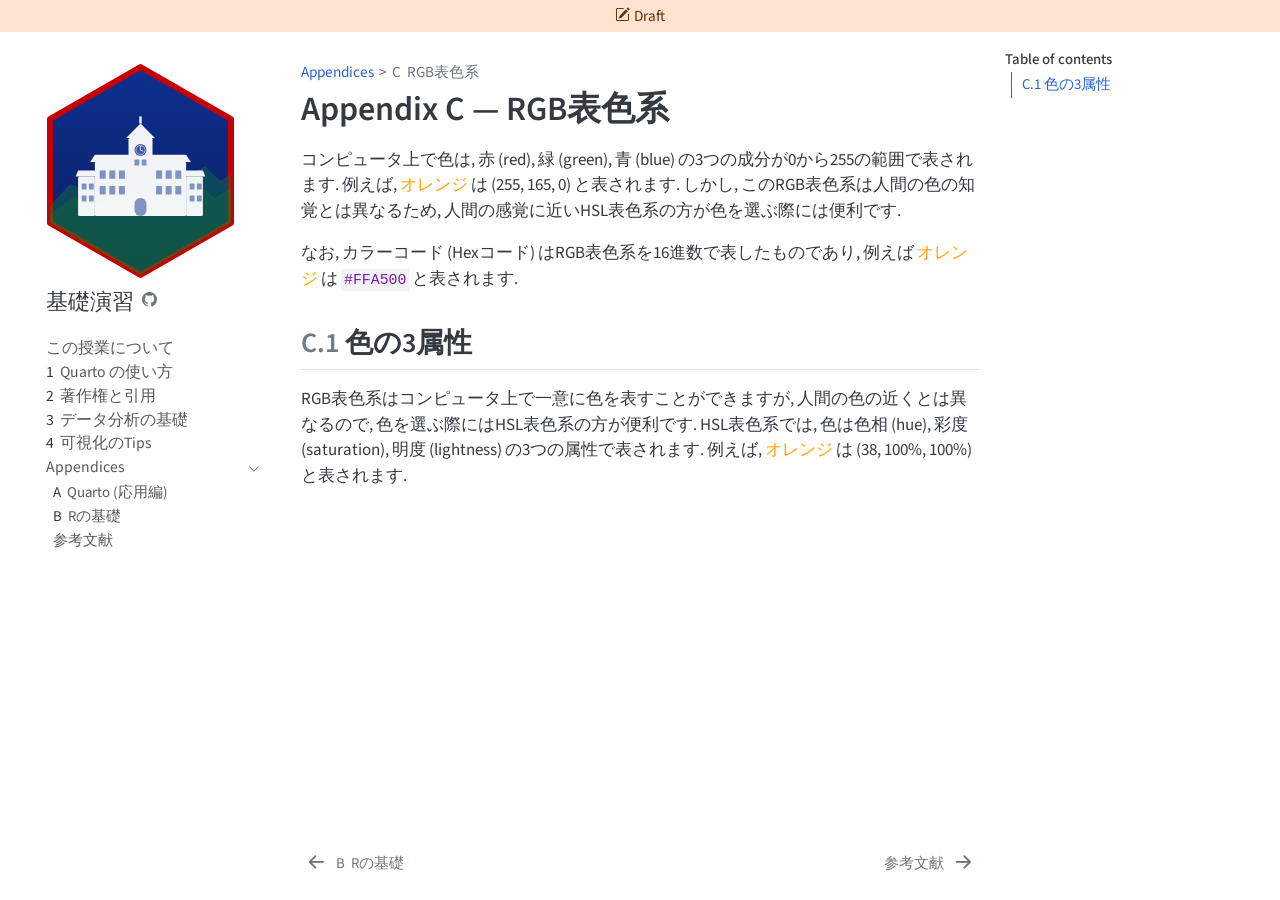
<file: 13-color.html>
<!DOCTYPE html>
<html xmlns="http://www.w3.org/1999/xhtml" lang="en" xml:lang="en"><head>

<meta charset="utf-8">
<meta name="generator" content="quarto-1.9.38">

<meta name="viewport" content="width=device-width, initial-scale=1.0, user-scalable=yes">


<title>Appendix C — RGB表色系 – 基礎演習</title>
<style>
/* Default styles provided by pandoc.
** See https://pandoc.org/MANUAL.html#variables-for-html for config info.
*/
code{white-space: pre-wrap;}
span.smallcaps{font-variant: small-caps;}
div.columns{display: flex; gap: min(4vw, 1.5em);}
div.column{flex: auto; overflow-x: auto;}
div.hanging-indent{margin-left: 1.5em; text-indent: -1.5em;}
ul.task-list{list-style: none;}
ul.task-list li input[type="checkbox"] {
  width: 0.8em;
  margin: 0 0.8em 0.2em -1em; /* quarto-specific, see https://github.com/quarto-dev/quarto-cli/issues/4556 */ 
  vertical-align: middle;
}
</style>


<script src="site_libs/quarto-nav/quarto-nav.js"></script>
<script src="site_libs/quarto-nav/headroom.min.js"></script>
<link href="./references.html" rel="next">
<link href="./12-rlang.html" rel="prev">
<link href="./static/img/logo.svg" rel="icon" type="image/svg+xml">
<script src="site_libs/clipboard/clipboard.min.js"></script>
<script src="site_libs/quarto-html/quarto.js" type="module"></script>
<script src="site_libs/quarto-html/tabsets/tabsets.js" type="module"></script>
<script src="site_libs/quarto-html/popper.min.js"></script>
<script src="site_libs/quarto-html/tippy.umd.min.js"></script>
<script src="site_libs/quarto-html/anchor.min.js"></script>
<link href="site_libs/quarto-html/tippy.css" rel="stylesheet">
<link href="site_libs/quarto-html/quarto-syntax-highlighting-15634bcf2e68342d4ad2dfa704d543f6.css" rel="stylesheet" id="quarto-text-highlighting-styles">
<script src="site_libs/bootstrap/bootstrap.min.js"></script>
<link href="site_libs/bootstrap/bootstrap-icons.css" rel="stylesheet">
<link href="site_libs/bootstrap/bootstrap-41bffacc9a83fac67732fd5c129ae6c2.min.css" rel="stylesheet" append-hash="true" id="quarto-bootstrap" data-mode="light">
<script id="quarto-search-options" type="application/json">{
  "language": {
    "search-no-results-text": "No results",
    "search-matching-documents-text": "matching documents",
    "search-copy-link-title": "Copy link to search",
    "search-hide-matches-text": "Hide additional matches",
    "search-more-match-text": "more match in this document",
    "search-more-matches-text": "more matches in this document",
    "search-clear-button-title": "Clear",
    "search-text-placeholder": "",
    "search-detached-cancel-button-title": "Cancel",
    "search-submit-button-title": "Submit",
    "search-label": "Search"
  }
}</script>
<meta name="quarto:status" content="draft">


<meta property="og:title" content="Appendix C — RGB表色系 – 基礎演習">
<meta property="og:description" content="">
<meta property="og:image" content="https://kazuyanagimoto.com/course-kobe-firstyear-2026/static/img/sns-card.drawio.png">
<meta property="og:site_name" content="基礎演習">
<meta property="og:locale" content="ja_JP">
<meta property="og:image:height" content="640">
<meta property="og:image:width" content="1280">
<meta name="twitter:title" content="Appendix C — RGB表色系 – 基礎演習">
<meta name="twitter:description" content="">
<meta name="twitter:image" content="https://kazuyanagimoto.com/course-kobe-firstyear-2026/static/img/sns-card.drawio.png">
<meta name="twitter:creator" content="kazuyanagimoto">
<meta name="twitter:card" content="summary_large_image">
<meta name="twitter:image-height" content="640">
<meta name="twitter:image-width" content="1280">
</head>

<body class="nav-sidebar floating quarto-light">

<div id="quarto-search-results"></div>
  <header id="quarto-header" class="headroom fixed-top"><div id="quarto-draft-alert" class="alert alert-warning"><i class="bi bi-pencil-square"></i>Draft</div>
  <nav class="quarto-secondary-nav">
    <div class="container-fluid d-flex">
      <button type="button" class="quarto-btn-toggle btn" data-bs-toggle="collapse" role="button" data-bs-target=".quarto-sidebar-collapse-item" aria-controls="quarto-sidebar" aria-expanded="false" aria-label="Toggle sidebar navigation" onclick="if (window.quartoToggleHeadroom) { window.quartoToggleHeadroom(); }">
        <i class="bi bi-layout-text-sidebar-reverse"></i>
      </button>
        <nav class="quarto-page-breadcrumbs" aria-label="breadcrumb"><ol class="breadcrumb"><li class="breadcrumb-item"><a href="./11-quarto.html">Appendices</a></li><li class="breadcrumb-item"><a href="./13-color.html"><span class="chapter-number">C</span>&nbsp; <span class="chapter-title">RGB表色系</span></a></li></ol></nav>
        <a class="flex-grow-1" role="navigation" data-bs-toggle="collapse" data-bs-target=".quarto-sidebar-collapse-item" aria-controls="quarto-sidebar" aria-expanded="false" aria-label="Toggle sidebar navigation" onclick="if (window.quartoToggleHeadroom) { window.quartoToggleHeadroom(); }">      
        </a>
    </div>
  </nav>
</header>
<!-- content -->
<div id="quarto-content" class="quarto-container page-columns page-rows-contents page-layout-article">
<!-- sidebar -->
  <nav id="quarto-sidebar" class="sidebar collapse collapse-horizontal quarto-sidebar-collapse-item sidebar-navigation floating overflow-auto">
    <div class="pt-lg-2 mt-2 text-left sidebar-header sidebar-header-stacked">
      <a href="./index.html" class="sidebar-logo-link">
      <img src="./static/img/logo.svg" alt="" class="sidebar-logo light-content py-0 d-lg-inline d-none">
      <img src="./static/img/logo.svg" alt="" class="sidebar-logo dark-content py-0 d-lg-inline d-none">
      </a>
    <div class="sidebar-title mb-0 py-0">
      <a href="./">基礎演習</a> 
        <div class="sidebar-tools-main">
    <a href="https://github.com/kazuyanagimoto/course-kobe-firstyear-2026" title="Source Code" class="quarto-navigation-tool px-1" aria-label="Source Code"><i class="bi bi-github"></i></a>
</div>
    </div>
      </div>
    <div class="sidebar-menu-container"> 
    <ul class="list-unstyled mt-1">
        <li class="sidebar-item">
  <div class="sidebar-item-container"> 
  <a href="./index.html" class="sidebar-item-text sidebar-link">
 <span class="menu-text">この授業について</span></a>
  </div>
</li>
        <li class="sidebar-item">
  <div class="sidebar-item-container"> 
  <a href="./01-quarto.html" class="sidebar-item-text sidebar-link">
 <span class="menu-text"><span class="chapter-number">1</span>&nbsp; <span class="chapter-title">Quarto の使い方</span></span></a>
  </div>
</li>
        <li class="sidebar-item">
  <div class="sidebar-item-container"> 
  <a href="./02-citation.html" class="sidebar-item-text sidebar-link">
 <span class="menu-text"><span class="chapter-number">2</span>&nbsp; <span class="chapter-title">著作権と引用</span></span></a>
  </div>
</li>
        <li class="sidebar-item">
  <div class="sidebar-item-container"> 
  <a href="./03-data-analysis.html" class="sidebar-item-text sidebar-link">
 <span class="menu-text"><span class="chapter-number">3</span>&nbsp; <span class="chapter-title">データ分析の基礎</span></span></a>
  </div>
</li>
        <li class="sidebar-item">
  <div class="sidebar-item-container"> 
  <a href="./04-visualization.html" class="sidebar-item-text sidebar-link">
 <span class="menu-text"><span class="chapter-number">4</span>&nbsp; <span class="chapter-title">可視化のTips</span></span></a>
  </div>
</li>
        <li class="sidebar-item sidebar-item-section">
      <div class="sidebar-item-container"> 
            <a class="sidebar-item-text sidebar-link text-start" data-bs-toggle="collapse" data-bs-target="#quarto-sidebar-section-1" role="navigation" aria-expanded="true">
 <span class="menu-text">Appendices</span></a>
          <a class="sidebar-item-toggle text-start" data-bs-toggle="collapse" data-bs-target="#quarto-sidebar-section-1" role="navigation" aria-expanded="true" aria-label="Toggle section">
            <i class="bi bi-chevron-right ms-2"></i>
          </a> 
      </div>
      <ul id="quarto-sidebar-section-1" class="collapse list-unstyled sidebar-section depth1 show">  
          <li class="sidebar-item">
  <div class="sidebar-item-container"> 
  <a href="./11-quarto.html" class="sidebar-item-text sidebar-link">
 <span class="menu-text"><span class="chapter-number">A</span>&nbsp; <span class="chapter-title">Quarto (応用編)</span></span></a>
  </div>
</li>
          <li class="sidebar-item">
  <div class="sidebar-item-container"> 
  <a href="./12-rlang.html" class="sidebar-item-text sidebar-link">
 <span class="menu-text"><span class="chapter-number">B</span>&nbsp; <span class="chapter-title">Rの基礎</span></span></a>
  </div>
</li>
          <li class="sidebar-item">
  <div class="sidebar-item-container"> 
  <a href="./references.html" class="sidebar-item-text sidebar-link">
 <span class="menu-text">参考文献</span></a>
  </div>
</li>
      </ul>
  </li>
    </ul>
    </div>
</nav>
<div id="quarto-sidebar-glass" class="quarto-sidebar-collapse-item" data-bs-toggle="collapse" data-bs-target=".quarto-sidebar-collapse-item"></div>
<!-- margin-sidebar -->
    <div id="quarto-margin-sidebar" class="sidebar margin-sidebar">
        <nav id="TOC" role="doc-toc" class="toc-active">
    <h2 id="toc-title">Table of contents</h2>
   
  <ul>
  <li><a href="#色の3属性" id="toc-色の3属性" class="nav-link active" data-scroll-target="#色の3属性"><span class="header-section-number">C.1</span> 色の3属性</a></li>
  </ul>
</nav>
    </div>
<!-- main -->
<main class="content" id="quarto-document-content">

<header id="title-block-header" class="quarto-title-block default"><nav class="quarto-page-breadcrumbs quarto-title-breadcrumbs d-none d-lg-block" aria-label="breadcrumb"><ol class="breadcrumb"><li class="breadcrumb-item"><a href="./11-quarto.html">Appendices</a></li><li class="breadcrumb-item"><a href="./13-color.html"><span class="chapter-number">C</span>&nbsp; <span class="chapter-title">RGB表色系</span></a></li></ol></nav>
<div class="quarto-title">
<h1 class="title">Appendix C — RGB表色系</h1>
</div>



<div class="quarto-title-meta">

    
  
    
  </div>
  


</header>


<p>コンピュータ上で色は, 赤 (red), 緑 (green), 青 (blue) の3つの成分が0から255の範囲で表されます. 例えば, <span style="color: #FFA500;">オレンジ</span> は (255, 165, 0) と表されます. しかし, このRGB表色系は人間の色の知覚とは異なるため, 人間の感覚に近いHSL表色系の方が色を選ぶ際には便利です.</p>
<p>なお, カラーコード (Hexコード) はRGB表色系を16進数で表したものであり, 例えば <span style="color: #FFA500;">オレンジ</span> は <code>#FFA500</code> と表されます.</p>
<section id="色の3属性" class="level2" data-number="C.1">
<h2 data-number="C.1" class="anchored" data-anchor-id="色の3属性"><span class="header-section-number">C.1</span> 色の3属性</h2>
<p>RGB表色系はコンピュータ上で一意に色を表すことができますが, 人間の色の近くとは異なるので, 色を選ぶ際にはHSL表色系の方が便利です. HSL表色系では, 色は色相 (hue), 彩度 (saturation), 明度 (lightness) の3つの属性で表されます. 例えば, <span style="color: #FFA500;">オレンジ</span> は (38, 100%, 100%) と表されます.</p>


</section>

</main> <!-- /main -->
<script id="quarto-html-after-body" type="application/javascript">
  window.document.addEventListener("DOMContentLoaded", function (event) {
    const icon = "";
    const anchorJS = new window.AnchorJS();
    anchorJS.options = {
      placement: 'right',
      icon: icon
    };
    anchorJS.add('.anchored');
    const isCodeAnnotation = (el) => {
      for (const clz of el.classList) {
        if (clz.startsWith('code-annotation-')) {                     
          return true;
        }
      }
      return false;
    }
    const onCopySuccess = function(e) {
      // button target
      const button = e.trigger;
      // don't keep focus
      button.blur();
      // flash "checked"
      button.classList.add('code-copy-button-checked');
      var currentTitle = button.getAttribute("title");
      button.setAttribute("title", "Copied!");
      let tooltip;
      if (window.bootstrap) {
        button.setAttribute("data-bs-toggle", "tooltip");
        button.setAttribute("data-bs-placement", "left");
        button.setAttribute("data-bs-title", "Copied!");
        tooltip = new bootstrap.Tooltip(button, 
          { trigger: "manual", 
            customClass: "code-copy-button-tooltip",
            offset: [0, -8]});
        tooltip.show();    
      }
      setTimeout(function() {
        if (tooltip) {
          tooltip.hide();
          button.removeAttribute("data-bs-title");
          button.removeAttribute("data-bs-toggle");
          button.removeAttribute("data-bs-placement");
        }
        button.setAttribute("title", currentTitle);
        button.classList.remove('code-copy-button-checked');
      }, 1000);
      // clear code selection
      e.clearSelection();
    }
    const getTextToCopy = function(trigger) {
      const outerScaffold = trigger.parentElement.cloneNode(true);
      const codeEl = outerScaffold.querySelector('code');
      for (const childEl of codeEl.children) {
        if (isCodeAnnotation(childEl)) {
          childEl.remove();
        }
      }
      return codeEl.innerText;
    }
    const clipboard = new window.ClipboardJS('.code-copy-button:not([data-in-quarto-modal])', {
      text: getTextToCopy
    });
    clipboard.on('success', onCopySuccess);
    if (window.document.getElementById('quarto-embedded-source-code-modal')) {
      const clipboardModal = new window.ClipboardJS('.code-copy-button[data-in-quarto-modal]', {
        text: getTextToCopy,
        container: window.document.getElementById('quarto-embedded-source-code-modal')
      });
      clipboardModal.on('success', onCopySuccess);
    }
      var localhostRegex = new RegExp(/^(?:http|https):\/\/localhost\:?[0-9]*\//);
      var mailtoRegex = new RegExp(/^mailto:/);
        var filterRegex = new RegExp("https:\/\/kazuyanagimoto\.com\/course-kobe-firstyear-2026");
      var isInternal = (href) => {
          return filterRegex.test(href) || localhostRegex.test(href) || mailtoRegex.test(href);
      }
      // Inspect non-navigation links and adorn them if external
     var links = window.document.querySelectorAll('a[href]:not(.nav-link):not(.navbar-brand):not(.toc-action):not(.sidebar-link):not(.sidebar-item-toggle):not(.pagination-link):not(.no-external):not([aria-hidden]):not(.dropdown-item):not(.quarto-navigation-tool):not(.about-link)');
      for (var i=0; i<links.length; i++) {
        const link = links[i];
        if (!isInternal(link.href)) {
          // undo the damage that might have been done by quarto-nav.js in the case of
          // links that we want to consider external
          if (link.dataset.originalHref !== undefined) {
            link.href = link.dataset.originalHref;
          }
        }
      }
    function tippyHover(el, contentFn, onTriggerFn, onUntriggerFn) {
      const config = {
        allowHTML: true,
        maxWidth: 500,
        delay: 100,
        arrow: false,
        appendTo: function(el) {
            return el.parentElement;
        },
        interactive: true,
        interactiveBorder: 10,
        theme: 'quarto',
        placement: 'bottom-start',
      };
      if (contentFn) {
        config.content = contentFn;
      }
      if (onTriggerFn) {
        config.onTrigger = onTriggerFn;
      }
      if (onUntriggerFn) {
        config.onUntrigger = onUntriggerFn;
      }
      window.tippy(el, config); 
    }
    const noterefs = window.document.querySelectorAll('a[role="doc-noteref"]');
    for (var i=0; i<noterefs.length; i++) {
      const ref = noterefs[i];
      tippyHover(ref, function() {
        // use id or data attribute instead here
        let href = ref.getAttribute('data-footnote-href') || ref.getAttribute('href');
        try { href = new URL(href).hash; } catch {}
        const id = href.replace(/^#\/?/, "");
        const note = window.document.getElementById(id);
        if (note) {
          return note.innerHTML;
        } else {
          return "";
        }
      });
    }
    const xrefs = window.document.querySelectorAll('a.quarto-xref');
    const processXRef = (id, note) => {
      // Strip column container classes
      const stripColumnClz = (el) => {
        el.classList.remove("page-full", "page-columns");
        if (el.children) {
          for (const child of el.children) {
            stripColumnClz(child);
          }
        }
      }
      stripColumnClz(note)
      if (id === null || id.startsWith('sec-')) {
        // Special case sections, only their first couple elements
        const container = document.createElement("div");
        if (note.children && note.children.length > 2) {
          container.appendChild(note.children[0].cloneNode(true));
          for (let i = 1; i < note.children.length; i++) {
            const child = note.children[i];
            if (child.tagName === "P" && child.innerText === "") {
              continue;
            } else {
              container.appendChild(child.cloneNode(true));
              break;
            }
          }
          if (window.Quarto?.typesetMath) {
            window.Quarto.typesetMath(container);
          }
          return container.innerHTML
        } else {
          if (window.Quarto?.typesetMath) {
            window.Quarto.typesetMath(note);
          }
          return note.innerHTML;
        }
      } else {
        // Remove any anchor links if they are present
        const anchorLink = note.querySelector('a.anchorjs-link');
        if (anchorLink) {
          anchorLink.remove();
        }
        if (window.Quarto?.typesetMath) {
          window.Quarto.typesetMath(note);
        }
        if (note.classList.contains("callout")) {
          return note.outerHTML;
        } else {
          return note.innerHTML;
        }
      }
    }
    for (var i=0; i<xrefs.length; i++) {
      const xref = xrefs[i];
      tippyHover(xref, undefined, function(instance) {
        instance.disable();
        let url = xref.getAttribute('href');
        let hash = undefined; 
        if (url.startsWith('#')) {
          hash = url;
        } else {
          try { hash = new URL(url).hash; } catch {}
        }
        if (hash) {
          const id = hash.replace(/^#\/?/, "");
          const note = window.document.getElementById(id);
          if (note !== null) {
            try {
              const html = processXRef(id, note.cloneNode(true));
              instance.setContent(html);
            } finally {
              instance.enable();
              instance.show();
            }
          } else {
            // See if we can fetch this
            fetch(url.split('#')[0])
            .then(res => res.text())
            .then(html => {
              const parser = new DOMParser();
              const htmlDoc = parser.parseFromString(html, "text/html");
              const note = htmlDoc.getElementById(id);
              if (note !== null) {
                const html = processXRef(id, note);
                instance.setContent(html);
              } 
            }).finally(() => {
              instance.enable();
              instance.show();
            });
          }
        } else {
          // See if we can fetch a full url (with no hash to target)
          // This is a special case and we should probably do some content thinning / targeting
          fetch(url)
          .then(res => res.text())
          .then(html => {
            const parser = new DOMParser();
            const htmlDoc = parser.parseFromString(html, "text/html");
            const note = htmlDoc.querySelector('main.content');
            if (note !== null) {
              // This should only happen for chapter cross references
              // (since there is no id in the URL)
              // remove the first header
              if (note.children.length > 0 && note.children[0].tagName === "HEADER") {
                note.children[0].remove();
              }
              const html = processXRef(null, note);
              instance.setContent(html);
            } 
          }).finally(() => {
            instance.enable();
            instance.show();
          });
        }
      }, function(instance) {
      });
    }
        let selectedAnnoteEl;
        const selectorForAnnotation = ( cell, annotation) => {
          let cellAttr = 'data-code-cell="' + cell + '"';
          let lineAttr = 'data-code-annotation="' +  annotation + '"';
          const selector = 'span[' + cellAttr + '][' + lineAttr + ']';
          return selector;
        }
        const selectCodeLines = (annoteEl) => {
          const doc = window.document;
          const targetCell = annoteEl.getAttribute("data-target-cell");
          const targetAnnotation = annoteEl.getAttribute("data-target-annotation");
          const annoteSpan = window.document.querySelector(selectorForAnnotation(targetCell, targetAnnotation));
          const lines = annoteSpan.getAttribute("data-code-lines").split(",");
          const lineIds = lines.map((line) => {
            return targetCell + "-" + line;
          })
          let top = null;
          let height = null;
          let parent = null;
          if (lineIds.length > 0) {
              //compute the position of the single el (top and bottom and make a div)
              const el = window.document.getElementById(lineIds[0]);
              top = el.offsetTop;
              height = el.offsetHeight;
              parent = el.parentElement.parentElement;
            if (lineIds.length > 1) {
              const lastEl = window.document.getElementById(lineIds[lineIds.length - 1]);
              const bottom = lastEl.offsetTop + lastEl.offsetHeight;
              height = bottom - top;
            }
            if (top !== null && height !== null && parent !== null) {
              // cook up a div (if necessary) and position it 
              let div = window.document.getElementById("code-annotation-line-highlight");
              if (div === null) {
                div = window.document.createElement("div");
                div.setAttribute("id", "code-annotation-line-highlight");
                div.style.position = 'absolute';
                parent.appendChild(div);
              }
              div.style.top = top - 2 + "px";
              div.style.height = height + 4 + "px";
              div.style.left = 0;
              let gutterDiv = window.document.getElementById("code-annotation-line-highlight-gutter");
              if (gutterDiv === null) {
                gutterDiv = window.document.createElement("div");
                gutterDiv.setAttribute("id", "code-annotation-line-highlight-gutter");
                gutterDiv.style.position = 'absolute';
                const codeCell = window.document.getElementById(targetCell);
                const gutter = codeCell.querySelector('.code-annotation-gutter');
                gutter.appendChild(gutterDiv);
              }
              gutterDiv.style.top = top - 2 + "px";
              gutterDiv.style.height = height + 4 + "px";
            }
            selectedAnnoteEl = annoteEl;
          }
        };
        const unselectCodeLines = () => {
          const elementsIds = ["code-annotation-line-highlight", "code-annotation-line-highlight-gutter"];
          elementsIds.forEach((elId) => {
            const div = window.document.getElementById(elId);
            if (div) {
              div.remove();
            }
          });
          selectedAnnoteEl = undefined;
        };
          // Handle positioning of the toggle
      window.addEventListener(
        "resize",
        throttle(() => {
          elRect = undefined;
          if (selectedAnnoteEl) {
            selectCodeLines(selectedAnnoteEl);
          }
        }, 10)
      );
      function throttle(fn, ms) {
      let throttle = false;
      let timer;
        return (...args) => {
          if(!throttle) { // first call gets through
              fn.apply(this, args);
              throttle = true;
          } else { // all the others get throttled
              if(timer) clearTimeout(timer); // cancel #2
              timer = setTimeout(() => {
                fn.apply(this, args);
                timer = throttle = false;
              }, ms);
          }
        };
      }
        // Attach click handler to the DT
        const annoteDls = window.document.querySelectorAll('dt[data-target-cell]');
        for (const annoteDlNode of annoteDls) {
          annoteDlNode.addEventListener('click', (event) => {
            const clickedEl = event.target;
            if (clickedEl !== selectedAnnoteEl) {
              unselectCodeLines();
              const activeEl = window.document.querySelector('dt[data-target-cell].code-annotation-active');
              if (activeEl) {
                activeEl.classList.remove('code-annotation-active');
              }
              selectCodeLines(clickedEl);
              clickedEl.classList.add('code-annotation-active');
            } else {
              // Unselect the line
              unselectCodeLines();
              clickedEl.classList.remove('code-annotation-active');
            }
          });
        }
    const findCites = (el) => {
      const parentEl = el.parentElement;
      if (parentEl) {
        const cites = parentEl.dataset.cites;
        if (cites) {
          return {
            el,
            cites: cites.split(' ')
          };
        } else {
          return findCites(el.parentElement)
        }
      } else {
        return undefined;
      }
    };
    var bibliorefs = window.document.querySelectorAll('a[role="doc-biblioref"]');
    for (var i=0; i<bibliorefs.length; i++) {
      const ref = bibliorefs[i];
      const citeInfo = findCites(ref);
      if (citeInfo) {
        tippyHover(citeInfo.el, function() {
          var popup = window.document.createElement('div');
          citeInfo.cites.forEach(function(cite) {
            var citeDiv = window.document.createElement('div');
            citeDiv.classList.add('hanging-indent');
            citeDiv.classList.add('csl-entry');
            var biblioDiv = window.document.getElementById('ref-' + cite);
            if (biblioDiv) {
              citeDiv.innerHTML = biblioDiv.innerHTML;
            }
            popup.appendChild(citeDiv);
          });
          return popup.innerHTML;
        });
      }
    }
  });
  </script>
<nav class="page-navigation">
  <div class="nav-page nav-page-previous">
      <a href="./12-rlang.html" class="pagination-link" aria-label="Rの基礎">
        <i class="bi bi-arrow-left-short"></i> <span class="nav-page-text"><span class="chapter-number">B</span>&nbsp; <span class="chapter-title">Rの基礎</span></span>
      </a>          
  </div>
  <div class="nav-page nav-page-next">
      <a href="./references.html" class="pagination-link" aria-label="参考文献">
        <span class="nav-page-text">参考文献</span> <i class="bi bi-arrow-right-short"></i>
      </a>
  </div>
</nav>
</div> <!-- /content -->




</body></html>
</file>
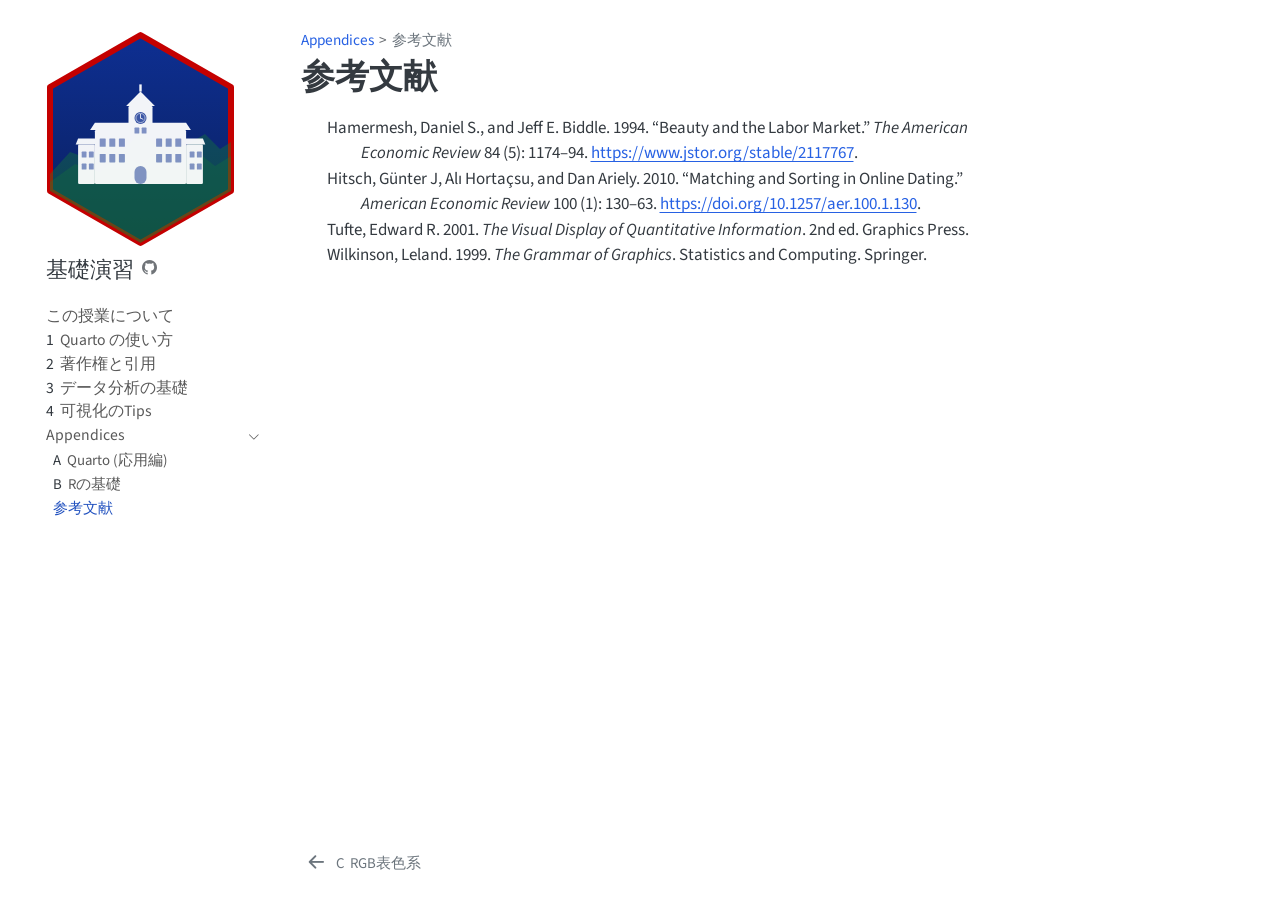
<file: references.html>
<!DOCTYPE html>
<html xmlns="http://www.w3.org/1999/xhtml" lang="en" xml:lang="en"><head>

<meta charset="utf-8">
<meta name="generator" content="quarto-1.9.38">

<meta name="viewport" content="width=device-width, initial-scale=1.0, user-scalable=yes">


<title>参考文献 – 基礎演習</title>
<style>
/* Default styles provided by pandoc.
** See https://pandoc.org/MANUAL.html#variables-for-html for config info.
*/
code{white-space: pre-wrap;}
span.smallcaps{font-variant: small-caps;}
div.columns{display: flex; gap: min(4vw, 1.5em);}
div.column{flex: auto; overflow-x: auto;}
div.hanging-indent{margin-left: 1.5em; text-indent: -1.5em;}
ul.task-list{list-style: none;}
ul.task-list li input[type="checkbox"] {
  width: 0.8em;
  margin: 0 0.8em 0.2em -1em; /* quarto-specific, see https://github.com/quarto-dev/quarto-cli/issues/4556 */ 
  vertical-align: middle;
}
/* CSS for citations */
div.csl-bib-body { }
div.csl-entry {
  clear: both;
}
.hanging-indent div.csl-entry {
  margin-left:2em;
  text-indent:-2em;
}
div.csl-left-margin {
  min-width:2em;
  float:left;
}
div.csl-right-inline {
  margin-left:2em;
  padding-left:1em;
}
div.csl-indent {
  margin-left: 2em;
}</style>


<script src="site_libs/quarto-nav/quarto-nav.js"></script>
<script src="site_libs/quarto-nav/headroom.min.js"></script>
<link href="./13-color.html" rel="prev">
<link href="./static/img/logo.svg" rel="icon" type="image/svg+xml">
<script src="site_libs/clipboard/clipboard.min.js"></script>
<script src="site_libs/quarto-html/quarto.js" type="module"></script>
<script src="site_libs/quarto-html/tabsets/tabsets.js" type="module"></script>
<script src="site_libs/quarto-html/popper.min.js"></script>
<script src="site_libs/quarto-html/tippy.umd.min.js"></script>
<script src="site_libs/quarto-html/anchor.min.js"></script>
<link href="site_libs/quarto-html/tippy.css" rel="stylesheet">
<link href="site_libs/quarto-html/quarto-syntax-highlighting-15634bcf2e68342d4ad2dfa704d543f6.css" rel="stylesheet" id="quarto-text-highlighting-styles">
<script src="site_libs/bootstrap/bootstrap.min.js"></script>
<link href="site_libs/bootstrap/bootstrap-icons.css" rel="stylesheet">
<link href="site_libs/bootstrap/bootstrap-41bffacc9a83fac67732fd5c129ae6c2.min.css" rel="stylesheet" append-hash="true" id="quarto-bootstrap" data-mode="light">
<script id="quarto-search-options" type="application/json">{
  "language": {
    "search-no-results-text": "No results",
    "search-matching-documents-text": "matching documents",
    "search-copy-link-title": "Copy link to search",
    "search-hide-matches-text": "Hide additional matches",
    "search-more-match-text": "more match in this document",
    "search-more-matches-text": "more matches in this document",
    "search-clear-button-title": "Clear",
    "search-text-placeholder": "",
    "search-detached-cancel-button-title": "Cancel",
    "search-submit-button-title": "Submit",
    "search-label": "Search"
  }
}</script>


<meta property="og:title" content="参考文献 – 基礎演習">
<meta property="og:image" content="https://kazuyanagimoto.com/course-kobe-firstyear-2026/static/img/sns-card.drawio.png">
<meta property="og:site_name" content="基礎演習">
<meta property="og:locale" content="ja_JP">
<meta property="og:image:height" content="640">
<meta property="og:image:width" content="1280">
<meta name="twitter:title" content="参考文献 – 基礎演習">
<meta name="twitter:image" content="https://kazuyanagimoto.com/course-kobe-firstyear-2026/static/img/sns-card.drawio.png">
<meta name="twitter:creator" content="kazuyanagimoto">
<meta name="twitter:card" content="summary_large_image">
<meta name="twitter:image-height" content="640">
<meta name="twitter:image-width" content="1280">
</head>

<body class="nav-sidebar floating quarto-light">

<div id="quarto-search-results"></div>
  <header id="quarto-header" class="headroom fixed-top">
  <nav class="quarto-secondary-nav">
    <div class="container-fluid d-flex">
      <button type="button" class="quarto-btn-toggle btn" data-bs-toggle="collapse" role="button" data-bs-target=".quarto-sidebar-collapse-item" aria-controls="quarto-sidebar" aria-expanded="false" aria-label="Toggle sidebar navigation" onclick="if (window.quartoToggleHeadroom) { window.quartoToggleHeadroom(); }">
        <i class="bi bi-layout-text-sidebar-reverse"></i>
      </button>
        <nav class="quarto-page-breadcrumbs" aria-label="breadcrumb"><ol class="breadcrumb"><li class="breadcrumb-item"><a href="./11-quarto.html">Appendices</a></li><li class="breadcrumb-item"><a href="./references.html">参考文献</a></li></ol></nav>
        <a class="flex-grow-1" role="navigation" data-bs-toggle="collapse" data-bs-target=".quarto-sidebar-collapse-item" aria-controls="quarto-sidebar" aria-expanded="false" aria-label="Toggle sidebar navigation" onclick="if (window.quartoToggleHeadroom) { window.quartoToggleHeadroom(); }">      
        </a>
    </div>
  </nav>
</header>
<!-- content -->
<div id="quarto-content" class="quarto-container page-columns page-rows-contents page-layout-article">
<!-- sidebar -->
  <nav id="quarto-sidebar" class="sidebar collapse collapse-horizontal quarto-sidebar-collapse-item sidebar-navigation floating overflow-auto">
    <div class="pt-lg-2 mt-2 text-left sidebar-header sidebar-header-stacked">
      <a href="./index.html" class="sidebar-logo-link">
      <img src="./static/img/logo.svg" alt="" class="sidebar-logo light-content py-0 d-lg-inline d-none">
      <img src="./static/img/logo.svg" alt="" class="sidebar-logo dark-content py-0 d-lg-inline d-none">
      </a>
    <div class="sidebar-title mb-0 py-0">
      <a href="./">基礎演習</a> 
        <div class="sidebar-tools-main">
    <a href="https://github.com/kazuyanagimoto/course-kobe-firstyear-2026" title="Source Code" class="quarto-navigation-tool px-1" aria-label="Source Code"><i class="bi bi-github"></i></a>
</div>
    </div>
      </div>
    <div class="sidebar-menu-container"> 
    <ul class="list-unstyled mt-1">
        <li class="sidebar-item">
  <div class="sidebar-item-container"> 
  <a href="./index.html" class="sidebar-item-text sidebar-link">
 <span class="menu-text">この授業について</span></a>
  </div>
</li>
        <li class="sidebar-item">
  <div class="sidebar-item-container"> 
  <a href="./01-quarto.html" class="sidebar-item-text sidebar-link">
 <span class="menu-text"><span class="chapter-number">1</span>&nbsp; <span class="chapter-title">Quarto の使い方</span></span></a>
  </div>
</li>
        <li class="sidebar-item">
  <div class="sidebar-item-container"> 
  <a href="./02-citation.html" class="sidebar-item-text sidebar-link">
 <span class="menu-text"><span class="chapter-number">2</span>&nbsp; <span class="chapter-title">著作権と引用</span></span></a>
  </div>
</li>
        <li class="sidebar-item">
  <div class="sidebar-item-container"> 
  <a href="./03-data-analysis.html" class="sidebar-item-text sidebar-link">
 <span class="menu-text"><span class="chapter-number">3</span>&nbsp; <span class="chapter-title">データ分析の基礎</span></span></a>
  </div>
</li>
        <li class="sidebar-item">
  <div class="sidebar-item-container"> 
  <a href="./04-visualization.html" class="sidebar-item-text sidebar-link">
 <span class="menu-text"><span class="chapter-number">4</span>&nbsp; <span class="chapter-title">可視化のTips</span></span></a>
  </div>
</li>
        <li class="sidebar-item sidebar-item-section">
      <div class="sidebar-item-container"> 
            <a class="sidebar-item-text sidebar-link text-start" data-bs-toggle="collapse" data-bs-target="#quarto-sidebar-section-1" role="navigation" aria-expanded="true">
 <span class="menu-text">Appendices</span></a>
          <a class="sidebar-item-toggle text-start" data-bs-toggle="collapse" data-bs-target="#quarto-sidebar-section-1" role="navigation" aria-expanded="true" aria-label="Toggle section">
            <i class="bi bi-chevron-right ms-2"></i>
          </a> 
      </div>
      <ul id="quarto-sidebar-section-1" class="collapse list-unstyled sidebar-section depth1 show">  
          <li class="sidebar-item">
  <div class="sidebar-item-container"> 
  <a href="./11-quarto.html" class="sidebar-item-text sidebar-link">
 <span class="menu-text"><span class="chapter-number">A</span>&nbsp; <span class="chapter-title">Quarto (応用編)</span></span></a>
  </div>
</li>
          <li class="sidebar-item">
  <div class="sidebar-item-container"> 
  <a href="./12-rlang.html" class="sidebar-item-text sidebar-link">
 <span class="menu-text"><span class="chapter-number">B</span>&nbsp; <span class="chapter-title">Rの基礎</span></span></a>
  </div>
</li>
          <li class="sidebar-item">
  <div class="sidebar-item-container"> 
  <a href="./references.html" class="sidebar-item-text sidebar-link active">
 <span class="menu-text">参考文献</span></a>
  </div>
</li>
      </ul>
  </li>
    </ul>
    </div>
</nav>
<div id="quarto-sidebar-glass" class="quarto-sidebar-collapse-item" data-bs-toggle="collapse" data-bs-target=".quarto-sidebar-collapse-item"></div>
<!-- margin-sidebar -->
    <div id="quarto-margin-sidebar" class="sidebar margin-sidebar zindex-bottom">
        
    </div>
<!-- main -->
<main class="content" id="quarto-document-content">

<header id="title-block-header" class="quarto-title-block default"><nav class="quarto-page-breadcrumbs quarto-title-breadcrumbs d-none d-lg-block" aria-label="breadcrumb"><ol class="breadcrumb"><li class="breadcrumb-item"><a href="./11-quarto.html">Appendices</a></li><li class="breadcrumb-item"><a href="./references.html">参考文献</a></li></ol></nav>
<div class="quarto-title">
<h1 class="title">参考文献</h1>
</div>



<div class="quarto-title-meta">

    
  
    
  </div>
  


</header>


<div id="refs" class="references csl-bib-body hanging-indent" role="list">
<div id="ref-hamermesh1994" class="csl-entry" role="listitem">
Hamermesh, Daniel S., and Jeff E. Biddle. 1994. <span>“Beauty and the
<span>Labor Market</span>.”</span> <em>The American Economic Review</em>
84 (5): 1174–94. <a href="https://www.jstor.org/stable/2117767">https://www.jstor.org/stable/2117767</a>.
</div>
<div id="ref-hitsch2010" class="csl-entry" role="listitem">
Hitsch, Günter J, Alı Hortaçsu, and Dan Ariely. 2010. <span>“Matching
and <span>Sorting</span> in <span>Online Dating</span>.”</span>
<em>American Economic Review</em> 100 (1): 130–63. <a href="https://doi.org/10.1257/aer.100.1.130">https://doi.org/10.1257/aer.100.1.130</a>.
</div>
<div id="ref-tufte2001" class="csl-entry" role="listitem">
Tufte, Edward R. 2001. <em>The Visual Display of Quantitative
Information</em>. 2nd ed. Graphics Press.
</div>
<div id="ref-wilkinson1999" class="csl-entry" role="listitem">
Wilkinson, Leland. 1999. <em>The Grammar of Graphics</em>. Statistics
and Computing. Springer.
</div>
</div>



</main> <!-- /main -->
<script id="quarto-html-after-body" type="application/javascript">
  window.document.addEventListener("DOMContentLoaded", function (event) {
    const icon = "";
    const anchorJS = new window.AnchorJS();
    anchorJS.options = {
      placement: 'right',
      icon: icon
    };
    anchorJS.add('.anchored');
    const isCodeAnnotation = (el) => {
      for (const clz of el.classList) {
        if (clz.startsWith('code-annotation-')) {                     
          return true;
        }
      }
      return false;
    }
    const onCopySuccess = function(e) {
      // button target
      const button = e.trigger;
      // don't keep focus
      button.blur();
      // flash "checked"
      button.classList.add('code-copy-button-checked');
      var currentTitle = button.getAttribute("title");
      button.setAttribute("title", "Copied!");
      let tooltip;
      if (window.bootstrap) {
        button.setAttribute("data-bs-toggle", "tooltip");
        button.setAttribute("data-bs-placement", "left");
        button.setAttribute("data-bs-title", "Copied!");
        tooltip = new bootstrap.Tooltip(button, 
          { trigger: "manual", 
            customClass: "code-copy-button-tooltip",
            offset: [0, -8]});
        tooltip.show();    
      }
      setTimeout(function() {
        if (tooltip) {
          tooltip.hide();
          button.removeAttribute("data-bs-title");
          button.removeAttribute("data-bs-toggle");
          button.removeAttribute("data-bs-placement");
        }
        button.setAttribute("title", currentTitle);
        button.classList.remove('code-copy-button-checked');
      }, 1000);
      // clear code selection
      e.clearSelection();
    }
    const getTextToCopy = function(trigger) {
      const outerScaffold = trigger.parentElement.cloneNode(true);
      const codeEl = outerScaffold.querySelector('code');
      for (const childEl of codeEl.children) {
        if (isCodeAnnotation(childEl)) {
          childEl.remove();
        }
      }
      return codeEl.innerText;
    }
    const clipboard = new window.ClipboardJS('.code-copy-button:not([data-in-quarto-modal])', {
      text: getTextToCopy
    });
    clipboard.on('success', onCopySuccess);
    if (window.document.getElementById('quarto-embedded-source-code-modal')) {
      const clipboardModal = new window.ClipboardJS('.code-copy-button[data-in-quarto-modal]', {
        text: getTextToCopy,
        container: window.document.getElementById('quarto-embedded-source-code-modal')
      });
      clipboardModal.on('success', onCopySuccess);
    }
      var localhostRegex = new RegExp(/^(?:http|https):\/\/localhost\:?[0-9]*\//);
      var mailtoRegex = new RegExp(/^mailto:/);
        var filterRegex = new RegExp("https:\/\/kazuyanagimoto\.com\/course-kobe-firstyear-2026");
      var isInternal = (href) => {
          return filterRegex.test(href) || localhostRegex.test(href) || mailtoRegex.test(href);
      }
      // Inspect non-navigation links and adorn them if external
     var links = window.document.querySelectorAll('a[href]:not(.nav-link):not(.navbar-brand):not(.toc-action):not(.sidebar-link):not(.sidebar-item-toggle):not(.pagination-link):not(.no-external):not([aria-hidden]):not(.dropdown-item):not(.quarto-navigation-tool):not(.about-link)');
      for (var i=0; i<links.length; i++) {
        const link = links[i];
        if (!isInternal(link.href)) {
          // undo the damage that might have been done by quarto-nav.js in the case of
          // links that we want to consider external
          if (link.dataset.originalHref !== undefined) {
            link.href = link.dataset.originalHref;
          }
        }
      }
    function tippyHover(el, contentFn, onTriggerFn, onUntriggerFn) {
      const config = {
        allowHTML: true,
        maxWidth: 500,
        delay: 100,
        arrow: false,
        appendTo: function(el) {
            return el.parentElement;
        },
        interactive: true,
        interactiveBorder: 10,
        theme: 'quarto',
        placement: 'bottom-start',
      };
      if (contentFn) {
        config.content = contentFn;
      }
      if (onTriggerFn) {
        config.onTrigger = onTriggerFn;
      }
      if (onUntriggerFn) {
        config.onUntrigger = onUntriggerFn;
      }
      window.tippy(el, config); 
    }
    const noterefs = window.document.querySelectorAll('a[role="doc-noteref"]');
    for (var i=0; i<noterefs.length; i++) {
      const ref = noterefs[i];
      tippyHover(ref, function() {
        // use id or data attribute instead here
        let href = ref.getAttribute('data-footnote-href') || ref.getAttribute('href');
        try { href = new URL(href).hash; } catch {}
        const id = href.replace(/^#\/?/, "");
        const note = window.document.getElementById(id);
        if (note) {
          return note.innerHTML;
        } else {
          return "";
        }
      });
    }
    const xrefs = window.document.querySelectorAll('a.quarto-xref');
    const processXRef = (id, note) => {
      // Strip column container classes
      const stripColumnClz = (el) => {
        el.classList.remove("page-full", "page-columns");
        if (el.children) {
          for (const child of el.children) {
            stripColumnClz(child);
          }
        }
      }
      stripColumnClz(note)
      if (id === null || id.startsWith('sec-')) {
        // Special case sections, only their first couple elements
        const container = document.createElement("div");
        if (note.children && note.children.length > 2) {
          container.appendChild(note.children[0].cloneNode(true));
          for (let i = 1; i < note.children.length; i++) {
            const child = note.children[i];
            if (child.tagName === "P" && child.innerText === "") {
              continue;
            } else {
              container.appendChild(child.cloneNode(true));
              break;
            }
          }
          if (window.Quarto?.typesetMath) {
            window.Quarto.typesetMath(container);
          }
          return container.innerHTML
        } else {
          if (window.Quarto?.typesetMath) {
            window.Quarto.typesetMath(note);
          }
          return note.innerHTML;
        }
      } else {
        // Remove any anchor links if they are present
        const anchorLink = note.querySelector('a.anchorjs-link');
        if (anchorLink) {
          anchorLink.remove();
        }
        if (window.Quarto?.typesetMath) {
          window.Quarto.typesetMath(note);
        }
        if (note.classList.contains("callout")) {
          return note.outerHTML;
        } else {
          return note.innerHTML;
        }
      }
    }
    for (var i=0; i<xrefs.length; i++) {
      const xref = xrefs[i];
      tippyHover(xref, undefined, function(instance) {
        instance.disable();
        let url = xref.getAttribute('href');
        let hash = undefined; 
        if (url.startsWith('#')) {
          hash = url;
        } else {
          try { hash = new URL(url).hash; } catch {}
        }
        if (hash) {
          const id = hash.replace(/^#\/?/, "");
          const note = window.document.getElementById(id);
          if (note !== null) {
            try {
              const html = processXRef(id, note.cloneNode(true));
              instance.setContent(html);
            } finally {
              instance.enable();
              instance.show();
            }
          } else {
            // See if we can fetch this
            fetch(url.split('#')[0])
            .then(res => res.text())
            .then(html => {
              const parser = new DOMParser();
              const htmlDoc = parser.parseFromString(html, "text/html");
              const note = htmlDoc.getElementById(id);
              if (note !== null) {
                const html = processXRef(id, note);
                instance.setContent(html);
              } 
            }).finally(() => {
              instance.enable();
              instance.show();
            });
          }
        } else {
          // See if we can fetch a full url (with no hash to target)
          // This is a special case and we should probably do some content thinning / targeting
          fetch(url)
          .then(res => res.text())
          .then(html => {
            const parser = new DOMParser();
            const htmlDoc = parser.parseFromString(html, "text/html");
            const note = htmlDoc.querySelector('main.content');
            if (note !== null) {
              // This should only happen for chapter cross references
              // (since there is no id in the URL)
              // remove the first header
              if (note.children.length > 0 && note.children[0].tagName === "HEADER") {
                note.children[0].remove();
              }
              const html = processXRef(null, note);
              instance.setContent(html);
            } 
          }).finally(() => {
            instance.enable();
            instance.show();
          });
        }
      }, function(instance) {
      });
    }
        let selectedAnnoteEl;
        const selectorForAnnotation = ( cell, annotation) => {
          let cellAttr = 'data-code-cell="' + cell + '"';
          let lineAttr = 'data-code-annotation="' +  annotation + '"';
          const selector = 'span[' + cellAttr + '][' + lineAttr + ']';
          return selector;
        }
        const selectCodeLines = (annoteEl) => {
          const doc = window.document;
          const targetCell = annoteEl.getAttribute("data-target-cell");
          const targetAnnotation = annoteEl.getAttribute("data-target-annotation");
          const annoteSpan = window.document.querySelector(selectorForAnnotation(targetCell, targetAnnotation));
          const lines = annoteSpan.getAttribute("data-code-lines").split(",");
          const lineIds = lines.map((line) => {
            return targetCell + "-" + line;
          })
          let top = null;
          let height = null;
          let parent = null;
          if (lineIds.length > 0) {
              //compute the position of the single el (top and bottom and make a div)
              const el = window.document.getElementById(lineIds[0]);
              top = el.offsetTop;
              height = el.offsetHeight;
              parent = el.parentElement.parentElement;
            if (lineIds.length > 1) {
              const lastEl = window.document.getElementById(lineIds[lineIds.length - 1]);
              const bottom = lastEl.offsetTop + lastEl.offsetHeight;
              height = bottom - top;
            }
            if (top !== null && height !== null && parent !== null) {
              // cook up a div (if necessary) and position it 
              let div = window.document.getElementById("code-annotation-line-highlight");
              if (div === null) {
                div = window.document.createElement("div");
                div.setAttribute("id", "code-annotation-line-highlight");
                div.style.position = 'absolute';
                parent.appendChild(div);
              }
              div.style.top = top - 2 + "px";
              div.style.height = height + 4 + "px";
              div.style.left = 0;
              let gutterDiv = window.document.getElementById("code-annotation-line-highlight-gutter");
              if (gutterDiv === null) {
                gutterDiv = window.document.createElement("div");
                gutterDiv.setAttribute("id", "code-annotation-line-highlight-gutter");
                gutterDiv.style.position = 'absolute';
                const codeCell = window.document.getElementById(targetCell);
                const gutter = codeCell.querySelector('.code-annotation-gutter');
                gutter.appendChild(gutterDiv);
              }
              gutterDiv.style.top = top - 2 + "px";
              gutterDiv.style.height = height + 4 + "px";
            }
            selectedAnnoteEl = annoteEl;
          }
        };
        const unselectCodeLines = () => {
          const elementsIds = ["code-annotation-line-highlight", "code-annotation-line-highlight-gutter"];
          elementsIds.forEach((elId) => {
            const div = window.document.getElementById(elId);
            if (div) {
              div.remove();
            }
          });
          selectedAnnoteEl = undefined;
        };
          // Handle positioning of the toggle
      window.addEventListener(
        "resize",
        throttle(() => {
          elRect = undefined;
          if (selectedAnnoteEl) {
            selectCodeLines(selectedAnnoteEl);
          }
        }, 10)
      );
      function throttle(fn, ms) {
      let throttle = false;
      let timer;
        return (...args) => {
          if(!throttle) { // first call gets through
              fn.apply(this, args);
              throttle = true;
          } else { // all the others get throttled
              if(timer) clearTimeout(timer); // cancel #2
              timer = setTimeout(() => {
                fn.apply(this, args);
                timer = throttle = false;
              }, ms);
          }
        };
      }
        // Attach click handler to the DT
        const annoteDls = window.document.querySelectorAll('dt[data-target-cell]');
        for (const annoteDlNode of annoteDls) {
          annoteDlNode.addEventListener('click', (event) => {
            const clickedEl = event.target;
            if (clickedEl !== selectedAnnoteEl) {
              unselectCodeLines();
              const activeEl = window.document.querySelector('dt[data-target-cell].code-annotation-active');
              if (activeEl) {
                activeEl.classList.remove('code-annotation-active');
              }
              selectCodeLines(clickedEl);
              clickedEl.classList.add('code-annotation-active');
            } else {
              // Unselect the line
              unselectCodeLines();
              clickedEl.classList.remove('code-annotation-active');
            }
          });
        }
    const findCites = (el) => {
      const parentEl = el.parentElement;
      if (parentEl) {
        const cites = parentEl.dataset.cites;
        if (cites) {
          return {
            el,
            cites: cites.split(' ')
          };
        } else {
          return findCites(el.parentElement)
        }
      } else {
        return undefined;
      }
    };
    var bibliorefs = window.document.querySelectorAll('a[role="doc-biblioref"]');
    for (var i=0; i<bibliorefs.length; i++) {
      const ref = bibliorefs[i];
      const citeInfo = findCites(ref);
      if (citeInfo) {
        tippyHover(citeInfo.el, function() {
          var popup = window.document.createElement('div');
          citeInfo.cites.forEach(function(cite) {
            var citeDiv = window.document.createElement('div');
            citeDiv.classList.add('hanging-indent');
            citeDiv.classList.add('csl-entry');
            var biblioDiv = window.document.getElementById('ref-' + cite);
            if (biblioDiv) {
              citeDiv.innerHTML = biblioDiv.innerHTML;
            }
            popup.appendChild(citeDiv);
          });
          return popup.innerHTML;
        });
      }
    }
  });
  </script>
<nav class="page-navigation">
  <div class="nav-page nav-page-previous">
      <a href="./13-color.html" class="pagination-link" aria-label="RGB表色系">
        <i class="bi bi-arrow-left-short"></i> <span class="nav-page-text"><span class="chapter-number">C</span>&nbsp; <span class="chapter-title">RGB表色系</span></span>
      </a>          
  </div>
  <div class="nav-page nav-page-next">
  </div>
</nav>
</div> <!-- /content -->




</body></html>
</file>
<file: site_libs/quarto-html/tippy.css>
.tippy-box[data-animation=fade][data-state=hidden]{opacity:0}[data-tippy-root]{max-width:calc(100vw - 10px)}.tippy-box{position:relative;background-color:#333;color:#fff;border-radius:4px;font-size:14px;line-height:1.4;white-space:normal;outline:0;transition-property:transform,visibility,opacity}.tippy-box[data-placement^=top]>.tippy-arrow{bottom:0}.tippy-box[data-placement^=top]>.tippy-arrow:before{bottom:-7px;left:0;border-width:8px 8px 0;border-top-color:initial;transform-origin:center top}.tippy-box[data-placement^=bottom]>.tippy-arrow{top:0}.tippy-box[data-placement^=bottom]>.tippy-arrow:before{top:-7px;left:0;border-width:0 8px 8px;border-bottom-color:initial;transform-origin:center bottom}.tippy-box[data-placement^=left]>.tippy-arrow{right:0}.tippy-box[data-placement^=left]>.tippy-arrow:before{border-width:8px 0 8px 8px;border-left-color:initial;right:-7px;transform-origin:center left}.tippy-box[data-placement^=right]>.tippy-arrow{left:0}.tippy-box[data-placement^=right]>.tippy-arrow:before{left:-7px;border-width:8px 8px 8px 0;border-right-color:initial;transform-origin:center right}.tippy-box[data-inertia][data-state=visible]{transition-timing-function:cubic-bezier(.54,1.5,.38,1.11)}.tippy-arrow{width:16px;height:16px;color:#333}.tippy-arrow:before{content:"";position:absolute;border-color:transparent;border-style:solid}.tippy-content{position:relative;padding:5px 9px;z-index:1}
</file>
<file: site_libs/quarto-html/quarto-syntax-highlighting-15634bcf2e68342d4ad2dfa704d543f6.css>
/* quarto syntax highlight colors */
:root {
  --quarto-hl-ot-color: #003B4F;
  --quarto-hl-at-color: #657422;
  --quarto-hl-ss-color: #20794D;
  --quarto-hl-an-color: #5E5E5E;
  --quarto-hl-fu-color: #4758AB;
  --quarto-hl-st-color: #20794D;
  --quarto-hl-cf-color: #003B4F;
  --quarto-hl-op-color: #5E5E5E;
  --quarto-hl-er-color: #AD0000;
  --quarto-hl-bn-color: #AD0000;
  --quarto-hl-al-color: #AD0000;
  --quarto-hl-va-color: #111111;
  --quarto-hl-bu-color: inherit;
  --quarto-hl-ex-color: inherit;
  --quarto-hl-pp-color: #AD0000;
  --quarto-hl-in-color: #5E5E5E;
  --quarto-hl-vs-color: #20794D;
  --quarto-hl-wa-color: #5E5E5E;
  --quarto-hl-do-color: #5E5E5E;
  --quarto-hl-im-color: #00769E;
  --quarto-hl-ch-color: #20794D;
  --quarto-hl-dt-color: #AD0000;
  --quarto-hl-fl-color: #AD0000;
  --quarto-hl-co-color: #5E5E5E;
  --quarto-hl-cv-color: #5E5E5E;
  --quarto-hl-cn-color: #8f5902;
  --quarto-hl-sc-color: #5E5E5E;
  --quarto-hl-dv-color: #AD0000;
  --quarto-hl-kw-color: #003B4F;
}

/* other quarto variables */
:root {
  --quarto-font-monospace: SFMono-Regular, Menlo, Monaco, Consolas, "Liberation Mono", "Courier New", monospace;
}

/* syntax highlight based on Pandoc's rules */
pre > code.sourceCode > span {
  color: #003B4F;
}

code.sourceCode > span {
  color: #003B4F;
}

div.sourceCode,
div.sourceCode pre.sourceCode {
  color: #003B4F;
}

/* Normal */
code span {
  color: #003B4F;
}

/* Alert */
code span.al {
  color: #AD0000;
  font-style: inherit;
}

/* Annotation */
code span.an {
  color: #5E5E5E;
  font-style: inherit;
}

/* Attribute */
code span.at {
  color: #657422;
  font-style: inherit;
}

/* BaseN */
code span.bn {
  color: #AD0000;
  font-style: inherit;
}

/* BuiltIn */
code span.bu {
  font-style: inherit;
}

/* ControlFlow */
code span.cf {
  color: #003B4F;
  font-weight: bold;
  font-style: inherit;
}

/* Char */
code span.ch {
  color: #20794D;
  font-style: inherit;
}

/* Constant */
code span.cn {
  color: #8f5902;
  font-style: inherit;
}

/* Comment */
code span.co {
  color: #5E5E5E;
  font-style: inherit;
}

/* CommentVar */
code span.cv {
  color: #5E5E5E;
  font-style: italic;
}

/* Documentation */
code span.do {
  color: #5E5E5E;
  font-style: italic;
}

/* DataType */
code span.dt {
  color: #AD0000;
  font-style: inherit;
}

/* DecVal */
code span.dv {
  color: #AD0000;
  font-style: inherit;
}

/* Error */
code span.er {
  color: #AD0000;
  font-style: inherit;
}

/* Extension */
code span.ex {
  font-style: inherit;
}

/* Float */
code span.fl {
  color: #AD0000;
  font-style: inherit;
}

/* Function */
code span.fu {
  color: #4758AB;
  font-style: inherit;
}

/* Import */
code span.im {
  color: #00769E;
  font-style: inherit;
}

/* Information */
code span.in {
  color: #5E5E5E;
  font-style: inherit;
}

/* Keyword */
code span.kw {
  color: #003B4F;
  font-weight: bold;
  font-style: inherit;
}

/* Operator */
code span.op {
  color: #5E5E5E;
  font-style: inherit;
}

/* Other */
code span.ot {
  color: #003B4F;
  font-style: inherit;
}

/* Preprocessor */
code span.pp {
  color: #AD0000;
  font-style: inherit;
}

/* SpecialChar */
code span.sc {
  color: #5E5E5E;
  font-style: inherit;
}

/* SpecialString */
code span.ss {
  color: #20794D;
  font-style: inherit;
}

/* String */
code span.st {
  color: #20794D;
  font-style: inherit;
}

/* Variable */
code span.va {
  color: #111111;
  font-style: inherit;
}

/* VerbatimString */
code span.vs {
  color: #20794D;
  font-style: inherit;
}

/* Warning */
code span.wa {
  color: #5E5E5E;
  font-style: italic;
}

.prevent-inlining {
  content: "</";
}

/*# sourceMappingURL=f23921c56f73e400b49028c9186a1aa0.css.map */
</file>
